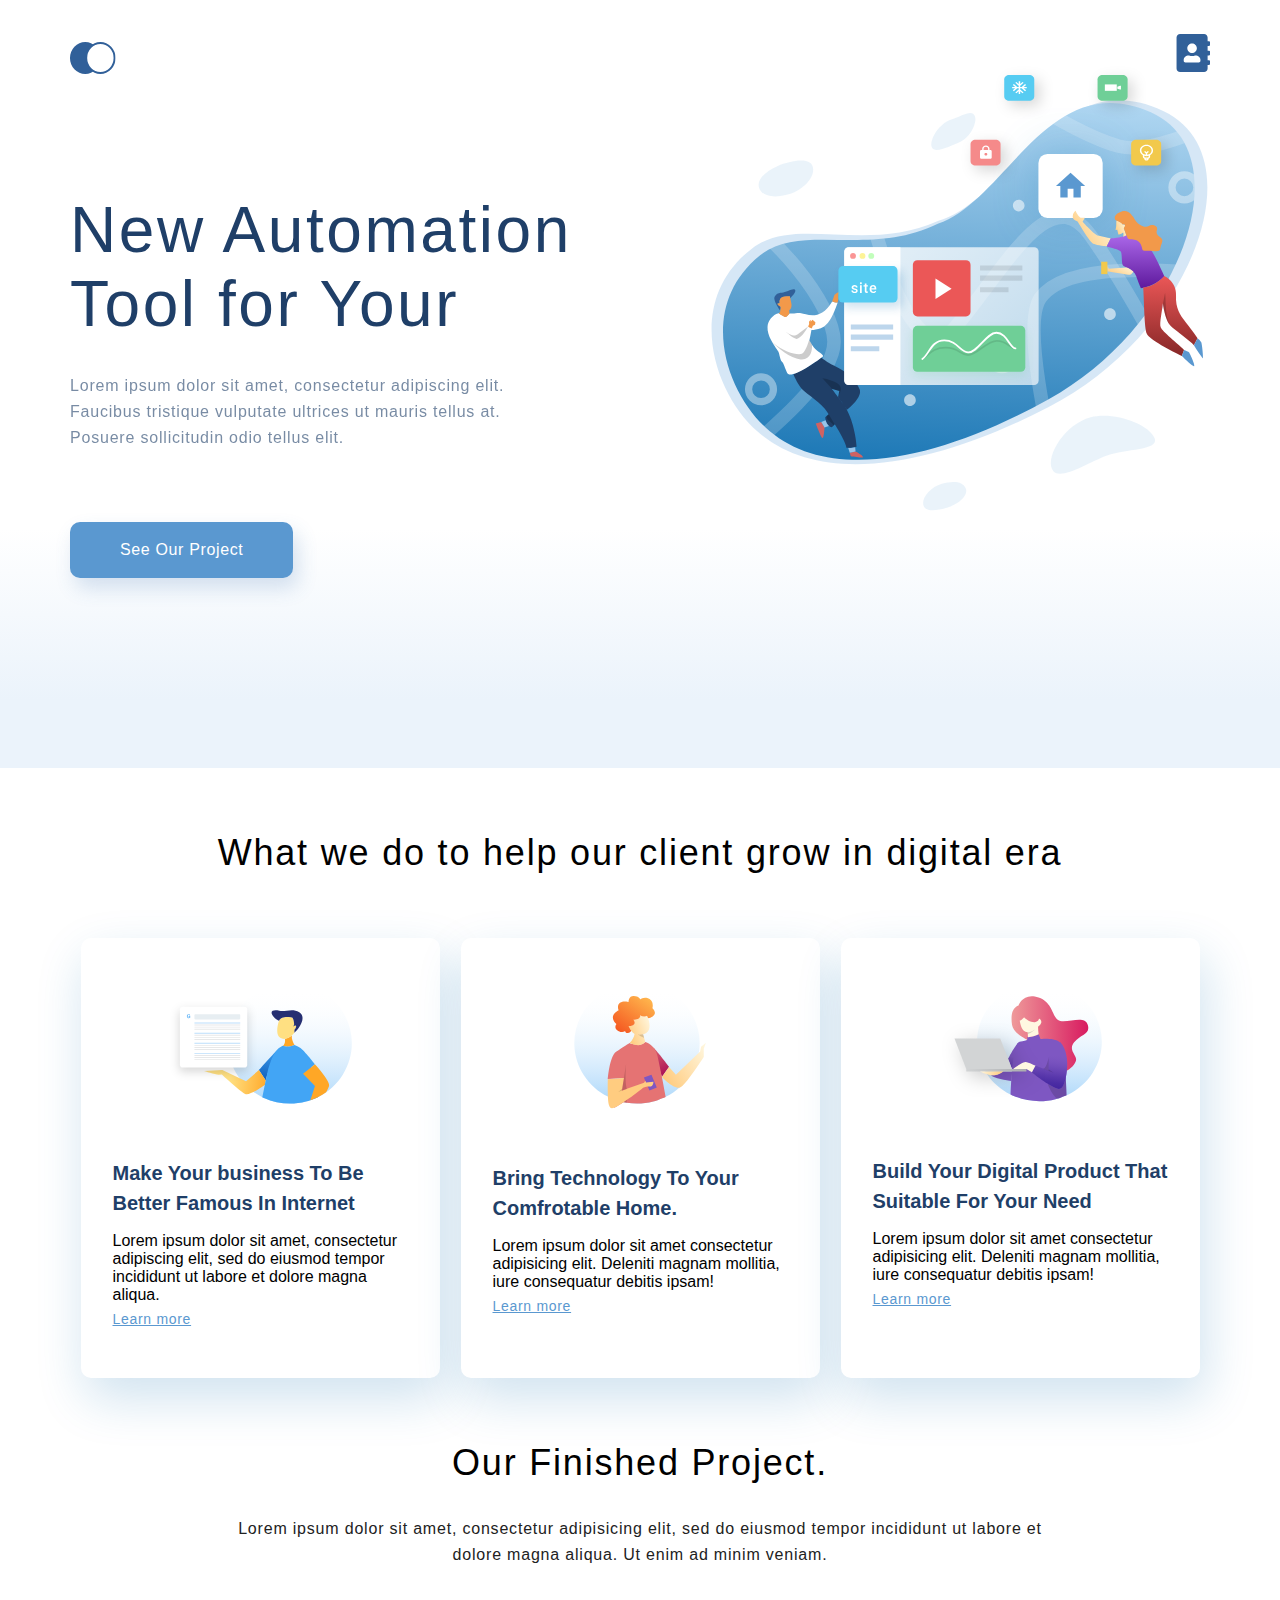
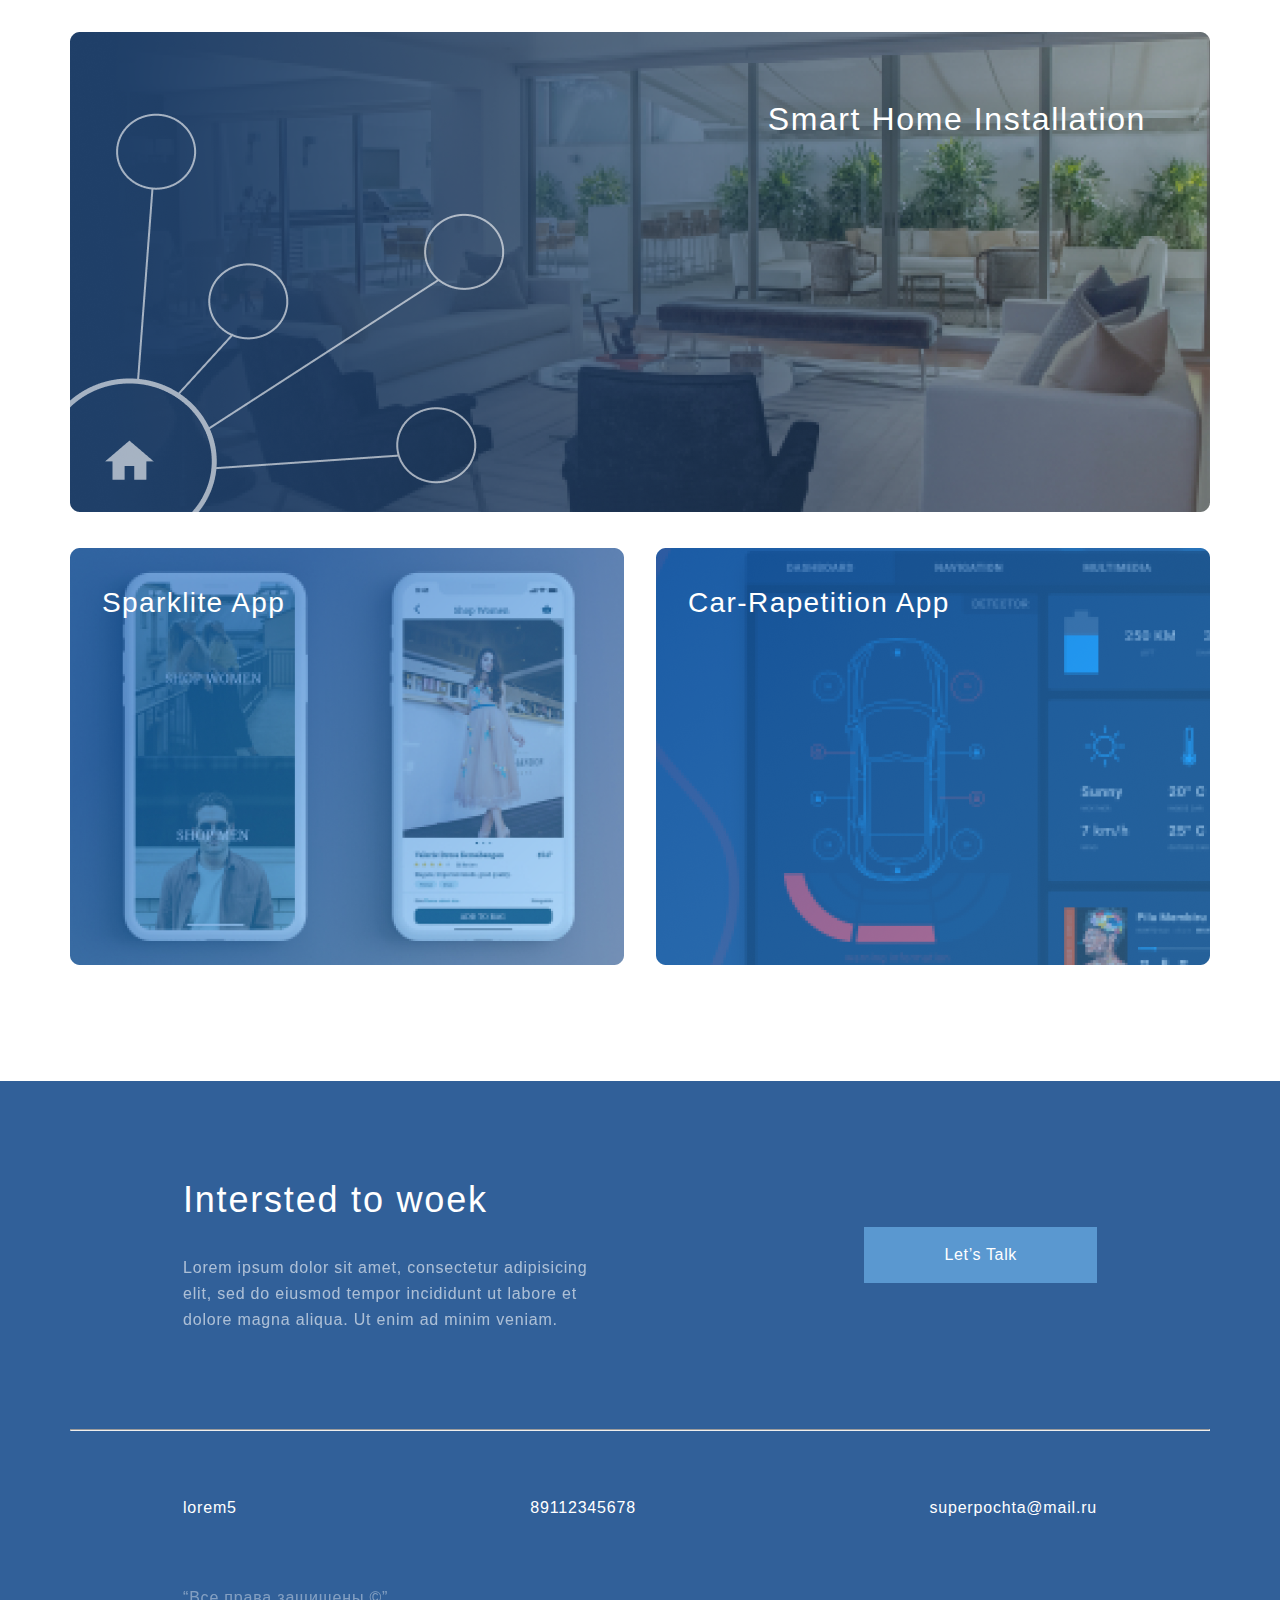
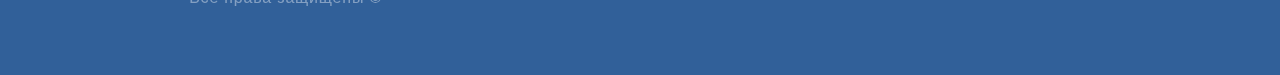
<file: index.html>
<!DOCTYPE html>
<html lang="en">

<head>
    <meta charset="UTF-8">
    <meta http-equiv="X-UA-Compatible" content="IE=edge">
    <meta name="viewport" content="width=device-width, initial-scale=1.0">
    <title>Document</title>
    <link rel="stylesheet" href="style.css">
</head>

<body>
    <div class="top">
        <div class="top__content container">
            <div class="menu">
                <a href="contacts.html"><img src="img/contact.svg" alt=""></a>
                <a href="index.html"><img src="img/logo.svg" alt=""></a>
            </div>
            <div class="top__info">
                <h1 class="zagalovok">New Automation
                    Tool for Your </h1>
                <p class="top_p">Lorem ipsum dolor sit amet, consectetur adipiscing elit. Faucibus tristique vulputate ultrices ut mauris tellus at. Posuere sollicitudin odio tellus elit.</p>
                <a href="#"class="top_button">See Our Project</a>
            </div>
        </div>
    </div>
    
   <div class="what container">
    <h3 class="three">What we do to help our client grow in digital era</h3>
       <div class="what__content">
           <div class="what__card">
               <img class="card_img" src="img/leftcard.svg" alt="">
            <h4 class="four"
            >Make Your business To Be
            Better Famous In Internet</h4>
            <p class="paragraff">Lorem ipsum dolor sit amet, consectetur adipiscing elit, sed do eiusmod tempor incididunt ut labore et dolore magna aliqua. </p>
            <a href="" class="card__link">Learn more</a>
           </div>
           <div class="what__card">
               <img class="card_img" src="img/card.svg" alt="">
            <h4 class="four"
            >Bring Technology To Your 
            Comfrotable Home.</h4>
            <p class="paragraff">Lorem ipsum dolor sit amet consectetur adipisicing elit. Deleniti magnam mollitia, iure consequatur debitis ipsam!</p>
            <a href="" class="card__link">Learn more</a>
           </div>
           <div class="what__card">
               <img class="card_img" src="img/rightcard.svg" alt="">
            <h4 class="four"
            >Build Your Digital Product
            That Suitable For Your Need</h4>
            <p class="paragraff">Lorem ipsum dolor sit amet consectetur adipisicing elit. Deleniti magnam mollitia, iure consequatur debitis ipsam!</p>
            <a href="" class="card__link">Learn more</a>
           </div>
       </div>
   </div> 

<div class="text container">
    <h3 class="three">Our Finished Project.</h3>
    <p class="paragraf" >Lorem ipsum dolor sit amet, consectetur adipisicing elit, sed do eiusmod tempor incididunt ut labore et dolore magna aliqua. Ut enim ad minim veniam.</p>
    <div class="text__img"><img class="img_project" src="img/top_text.png" alt="">
    <p class="text__text">
        Smart Home Installation
    </p>
    </div> 
    <div class="text_imgbot"><div class="imgbot_right"><img class="img_project" src="img/left_text.png" alt="">
    <p class="imgbot_left_text">Sparklite App</p>
    </div><div class="imgbot_left"><img class="img_project" src="img/right_text.png" alt="">
    <p class="imgbot_right_text">Car-Rapetition App</p>
    </div></div>
</div>

<div class="footer">
   <div class="container footers">
    <div class="footer_up">
        <div class="footer_up_text">
            <h3 class="footupzag">Intersted to woek</h3>
            <p class="footp">Lorem ipsum dolor sit amet, consectetur adipisicing elit, sed do eiusmod tempor incididunt ut labore et dolore magna aliqua. Ut enim ad minim veniam.</p>
        </div>
        <a href="" class="talkbtn">Let’s Talk</a>
        
    </div>
    <hr>
    <div class="footer_bot">
        <ul class="libot">
            <li>lorem5</li>
            <li>89112345678</li>
            <li>superpochta@mail.ru</li>
        </ul>
        <div class="footer_bot_reservd">
            <p>“Все права защищены &copy”</p>
        </div>
    </div>
   </div>
</div>



</body>
</html>
</file>
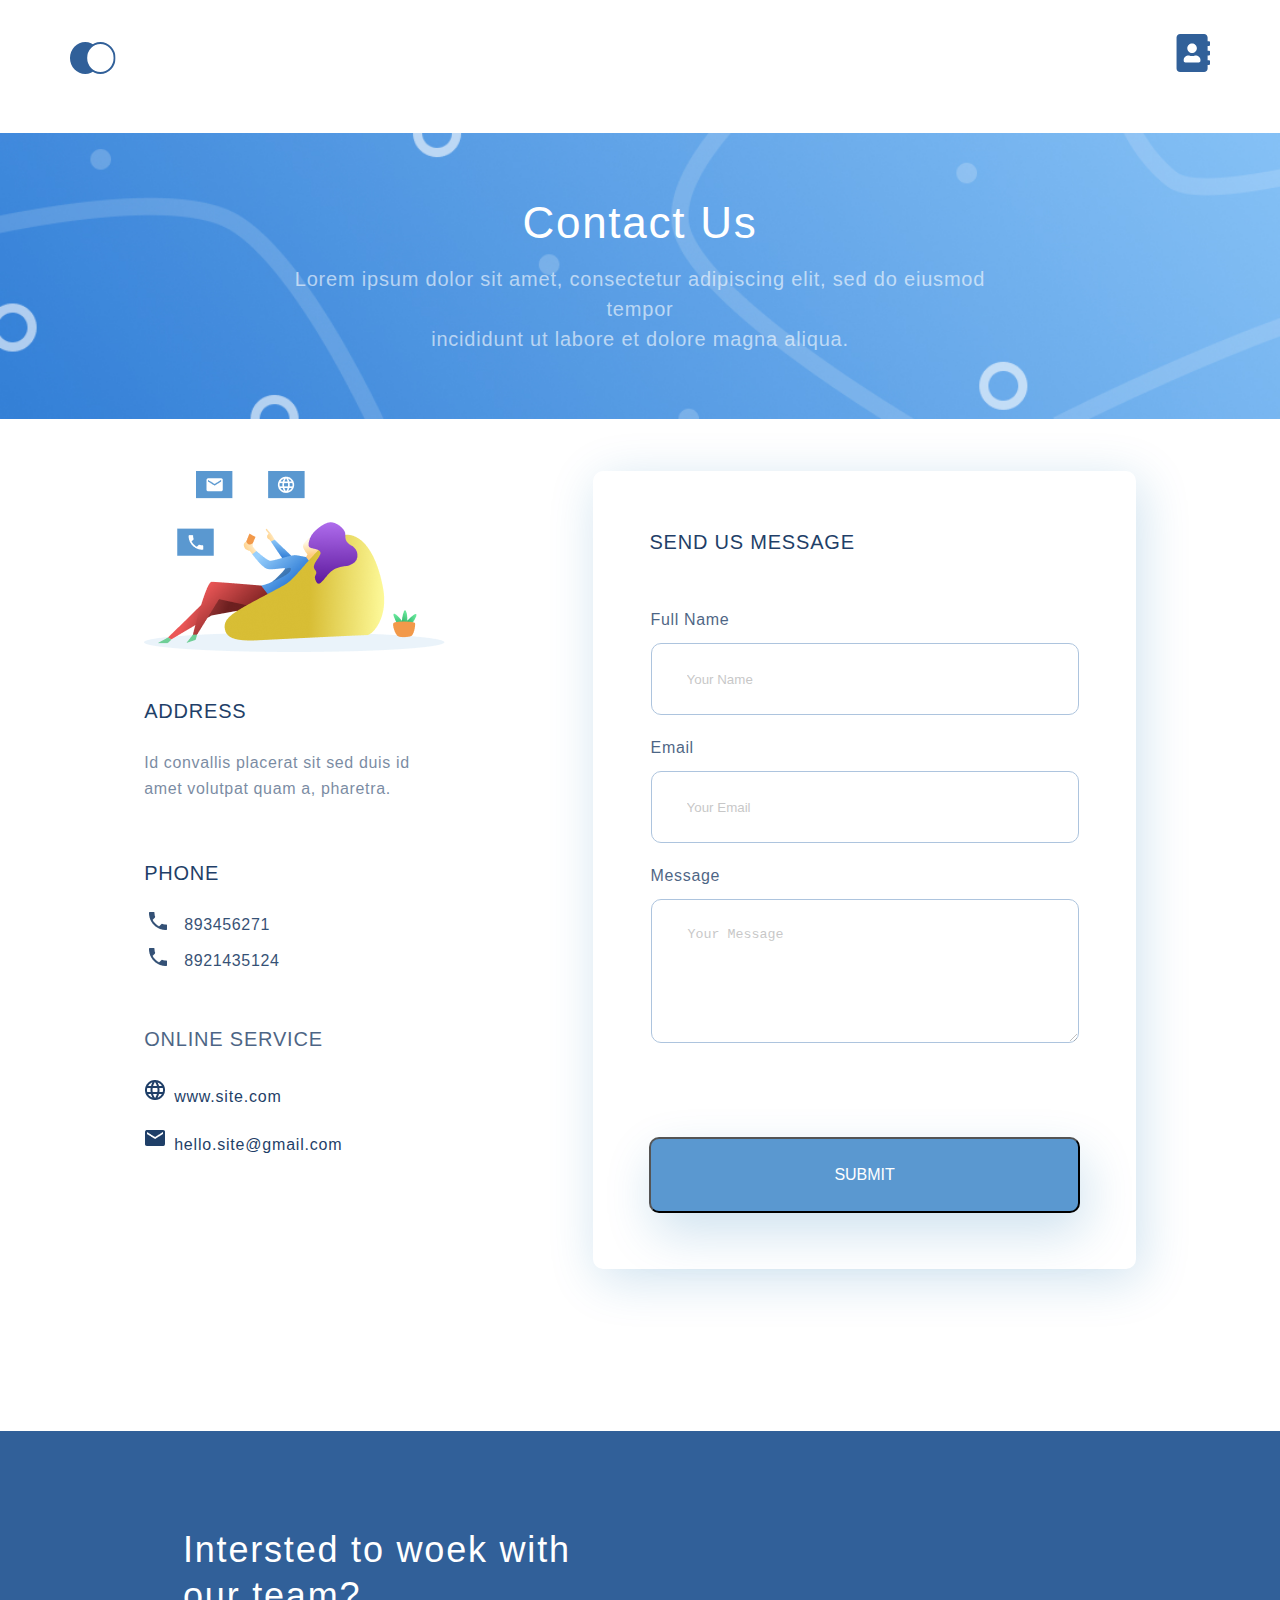
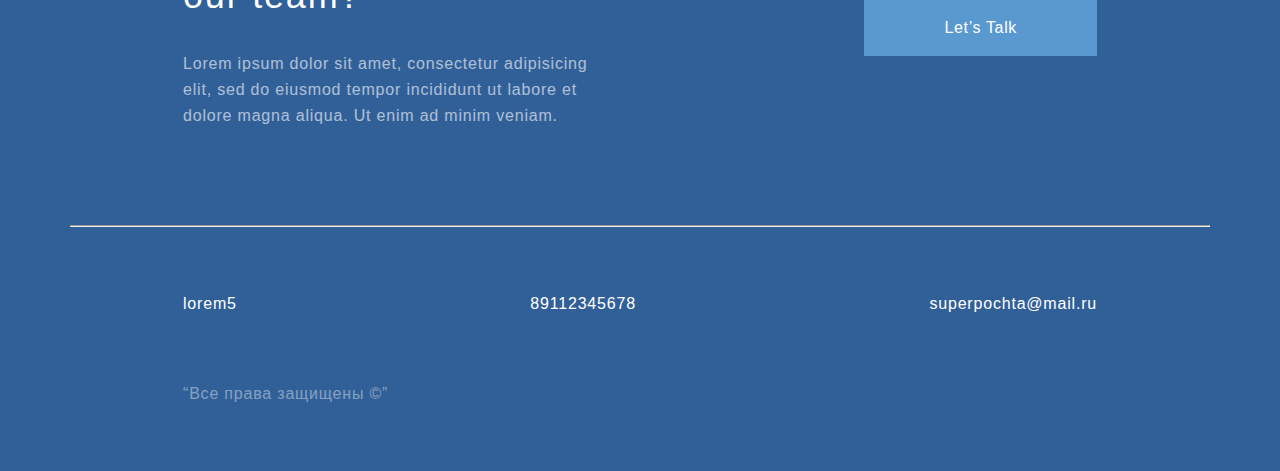
<file: contacts.html>
<!DOCTYPE html>
<html lang="en">
<head>
    <meta charset="UTF-8">
    <meta http-equiv="X-UA-Compatible" content="IE=edge">
    <meta name="viewport" content="width=device-width, initial-scale=1.0">
    <title>Document</title>
    <link rel="stylesheet" href="style.css">
</head>
<body>
   <div class="container">
    <div class="contactss">
        <div class="menu">
            <a href="contacts.html"><img src="img/contact.svg" alt=""></a>
            <a href="index.html"><img src="img/logo.svg" alt=""></a>
        </div> 
    </div></div>
     <div class="contacts_text">
        <h2 class="contacts">Contact Us</h2>
        <p class="paragraf_cont">Lorem ipsum dolor sit amet, consectetur adipiscing elit, sed do eiusmod tempor <br> incididunt ut labore et dolore magna aliqua. </p>
    </div>
       
    
   <div class="container">
    <div class="adress">
        <div class="adress_left">
         <img src="img/contact_leftimg.png" alt="" >
        <div class="adress_top_txt">
            <h4 class="four_cont">ADDRESS</h4>
            <p class="paragraf_cont_top">Id convallis placerat sit sed duis id <br> amet volutpat quam a, pharetra.</p>
        </div>
        <div class="phone_cont">
            <h4 class="four_phone">PHONE</h4>
            <ol class="phone_ol">
                <li class="phone_li">893456271</li>
                <li class="phone_li">8921435124</li>
            </ol>
        </div>
         <div class="online_serv">
            <h4 class="four_serv_h4">ONLINE SERVICE</h4>
            <ul class="four_serv">
                <li class="li_serv"><a href="">www.site.com</a></li>
                <li class="li_serv1"><a href="">hello.site@gmail.com</a></li>
            </ul>
         </div>
         
        </div>
        <div class="adress_right">
            
         <form class="form_adress" action="">
            <h4 class="four_adress"> SEND US MESSAGE</h4>
             <div class="fullname">
                <div class="p">Full Name</div> <input class="inputs" type="text" name="" id="" placeholder="Your Name">
             </div> <br>
         <div class="email">
            <div class="p">Email</div> <input class="inputs" type="email" placeholder="Your Email">
         </div> <br>
         <div class="message">
           <div class="p"> Message</div> <textarea class="inputs masssage_g" name="" id="" cols="30" rows="5" placeholder="Your Message"></textarea>
         </div> <br>
     <button class="submits" type="submit">Submit</button>
    
         </form>
        </div>
    </div>
   </div>
    
    <div class="container for_map">
        <div class="map">
            <script type="text/javascript" charset="utf-8" async src="https://api-maps.yandex.ru/services/constructor/1.0/js/?um=constructor%3A05b37a5f209fefd667795b0898e2c6f23f3dadffafde616ec54477cbbd43b4a9&amp;width=100%25&amp;height=409&amp;lang=ru_RU&amp;scroll=true"></script>
        </div>
    </div>


    <div class="footer contfooter">
        <div class="container footers">
         <div class="footer_up">
             <div class="footer_up_text">
                 <h3 class="footupzag">Intersted to woek
                     with our team?</h3>
                 <p class="footp">Lorem ipsum dolor sit amet, consectetur adipisicing elit, sed do eiusmod tempor incididunt ut labore et dolore magna aliqua. Ut enim ad minim veniam.</p>
             </div>
             <a href="" class="talkbtn">Let’s Talk</a>
             
         </div>
         <hr>
         <div class="footer_bot">
             <ul class="libot">
                 <li>lorem5</li>
                 <li>89112345678</li>
                 <li>superpochta@mail.ru</li>
             </ul>
             <div class="footer_bot_reservd">
                 <p>“Все права защищены &copy”</p>
             </div>
         </div>
        </div>
     </div>
   
</body>
</html>
</file>
<file: style.css>
* {
    margin: 0;
    padding: 0;
}

body {
    font-family: sans-serif;
}

.container {
    max-width: 1140px;
    margin: 0 auto;
}

.top {
    min-height: 768px;
    background: linear-gradient(0deg, #EBF3FB 8.84%, rgba(152, 195, 232, 0) 31.12%);
}

.top__info {
    padding-top: 107px;
    flex-grow: 1;
}

.top__content {
    display: flex;
    flex-direction: column;
    height: 100%;
    background-image: url(img/illustration.svg);
    background-repeat: no-repeat;
    background-position: right center;
    background-size: 44%;
}

.paragraf {
    font-size: 16px;
    line-height: 26px;
    font-weight: 400;
    text-align: center;
    letter-spacing: 0.05em;
    color: #222222;
    width: 75%;
    margin: 0 auto;
    margin-top: 32px;
    margin-bottom: 64px;

}

.top_button {
    font-size: 16px;
    line-height: 26px;
    text-align: center;
    letter-spacing: 0.04em;
    color: #FFFFFF;
    background: #5A98D0;
    box-shadow: 5px 10px 20px rgba(53, 110, 173, 0.2);
    border-radius: 10px;
    padding: 15px 50px;
    display: inline-block;
    margin-top: 71px;
    text-decoration: none;
}

.img_project {
    width: 100%;
}

.imgbot_left {
    position: relative;
}

.imgbot_right_text {
    font-weight: 400;
    font-size: 28px;
    line-height: 46px;
    letter-spacing: 0.05em;
    color: #FFFFFF;
    top: 32px;
    left: 32px;
    position: absolute;


}

.top_p {
    width: 437px;
    font-weight: 400;
    font-size: 16px;
    line-height: 26px;
    letter-spacing: 0.05em;
    color: #1F3F68;
    opacity: 0.6;
}

.text__text {
    font-weight: 400;
    font-size: 32px;
    line-height: 46px;
    letter-spacing: 0.05em;
    color: #FFFFFF;
    position: absolute;
    top: 64px;
    right: 64px;
}



.text_imgbot {
    display: flex;
    justify-content: space-between;
    margin-top: 32px;
    position: relative;


}

.imgbot_left_text {
    font-weight: 400;
    font-size: 28px;
    line-height: 46px;
    letter-spacing: 0.05em;
    color: #FFFFFF;
    position: absolute;
    top: 32px;
    left: 32px;
}

.text__img {
    position: relative;

}


.zagalovok {

    font-size: 64px;
    color: #1F3F68;
    margin-bottom: 32px;
}

.contacts {
    font-weight: 500;
    font-size: 44px;
    text-align: center;
    letter-spacing: 0.04em;
    color: #FFFFFF;
}

.three {
    font-size: 36px;
    text-align: center;
    font-weight: 300;
    letter-spacing: 0.05em;
    color: #000000;
}

.four {
    font-size: 20px;
    line-height: 30px;
    color: #1F3F68;
    margin-bottom: 14px;
}

.inputs {
    border: 1px solid #356EAD;
    box-sizing: border-box;
    border-radius: 10px;
    opacity: 0.4;
}

.submits {
    background: #5A98D0;
    box-shadow: 5px 20px 50px rgba(16, 112, 177, 0.2);
    border-radius: 10px;
    font-weight: 500;
    font-size: 16px;
    line-height: 26px;
    text-align: center;
    color: #FFFFFF;
    text-transform: uppercase;
    padding: 23px 183px;
    margin-top: 72px;
    margin-bottom: 56px;
}

.submits:hover {
    cursor: pointer;
    background: #256eb8;

}

.menu {
    display: flex;
    justify-content: space-between;
    flex-direction: row-reverse;
    padding-top: 34px;
}

.zagalovok {
    width: 510px;
    color: #1F3F68;
    font-weight: 300;
    line-height: 74px;
    letter-spacing: 0.04em;
}



.what__card {
    width: 359px;
    padding: 44px 32px;
    box-sizing: border-box;
    background: #FFFFFF;
    box-shadow: 5px 20px 50px rgba(16, 112, 177, 0.2);
    border-radius: 10px;
    display: flex;
    flex-direction: column;
}

.card__link {
    font-weight: 400;
    font-size: 14px;
    line-height: 30px;
    letter-spacing: 0.05em;
    color: #5A98D0;
}

.card_img {
    align-self: center;
    margin-bottom: 54px;
}

.what__content {
    display: flex;
    justify-content: space-around;
    padding-top: 64px;
    padding-bottom: 64px;
}

.what {
    padding-top: 64px;
}

.libot {
    display: flex;
    list-style-type: none;
    justify-content: space-between;
}

.adress {
    display: flex;
    justify-content: space-around;

}

.contactss_menu {
    display: flex;
    justify-content: space-around;
    flex-direction: row-reverse;
}

.footer {

    background: #316099;
    margin-top: 112px;
}

.talkbtn {
    font-weight: 400;
    font-size: 16px;
    line-height: 26px;
    text-align: center;
    letter-spacing: 0.04em;
    color: #FFFFFF;
    background: #5A98D0;
    text-decoration: none;
    padding: 15px 80px;
    align-self: center;
}


.footer_up_text h3 {
    font-weight: 400;
    font-size: 36px;
    line-height: 46px;
    letter-spacing: 0.05em;
    color: #FFFFFF;
    margin-bottom: 32px;
}

.footer_up {
    padding: 96px 113px;
    display: flex;
    justify-content: space-between;
}

.footer_up_text {
    max-width: 435.77px;
}

.adress_top_txt {
    margin-bottom: 56px;
    margin-top: 40px;
    display: flex;
    flex-direction: column;
}

.four_cont {
    font-weight: 500;
    font-size: 20px;
    line-height: 30px;
    letter-spacing: 0.04em;
    color: #1F3F68;
    padding-bottom: 24px;
}

.paragraf_cont_top {
    font-weight: 300;
    font-size: 16px;
    line-height: 26px;
    letter-spacing: 0.04em;
    color: #1F3F68;
    opacity: 0.6;
}

.paragraf_cont {
    font-weight: 400;
    font-size: 20px;
    line-height: 30px;
    text-align: center;
    letter-spacing: 0.04em;
    color: rgba(255, 255, 255, 0.6);
    margin-top: 16px;
}

.contacts_text {
    background-image: url(img/bgconttop.jpg);
    background-repeat: no-repeat;
    background-size: cover;
    padding: 65px 293px;
    margin-top: 47px;
    margin-bottom: 52px;
}

.four_phone {
    font-weight: 500;
    font-size: 20px;
    line-height: 30px;
    letter-spacing: 0.04em;
    color: #1F3F68;
    padding-bottom: 24px;
}

.phone_cont {
    margin-bottom: 40px;
}

.phone_ol {
    padding-left: 30px;
    list-style-image: url(img/phoneimg.png)
}

.four_serv {
    padding-bottom: 24px;
    font-weight: 400;
    font-size: 16px;
    line-height: 26px;
    letter-spacing: 0.05em;
    color: #1F3F68;
    padding-left: 30px;


}

.four_serv_h4 {
    font-weight: 500;
    font-size: 20px;
    line-height: 30px;
    letter-spacing: 0.04em;
    color: #1F3F68;
    padding-bottom: 24px;
    opacity: 0.8;
}

.four_serv a {
    text-decoration: none;
    font-weight: 400;
    font-size: 16px;
    line-height: 26px;
    letter-spacing: 0.05em;
    color: #1F3F68;
}

.map {
    width: 87%;
    margin: 0 auto;
    padding-top: 50px;

}



.li_serv {
    padding-bottom: 16px;
    list-style-image: url(img/contactwordimg.png);



}

.li_serv1 {
    list-style-image: url(img/email_cont.png);

}

.form_adress {
    display: flex;
    flex-direction: column;
    align-items: center;

}

.inputs {
    width: 428px;
    height: 72px;
    opacity: 0.4;
    border: 1px solid #356EAD;
    border-radius: 10px;
    padding-left: 35px;

}

.p {
    padding-bottom: 8px;
    font-weight: 400;
    font-size: 16px;
    line-height: 30px;
    letter-spacing: 0.04em;
    color: #1F3F68;
    opacity: 0.8;
}

.four_adress {
    font-weight: 500;
    font-size: 20px;
    line-height: 30px;
    letter-spacing: 0.04em;
    color: #1F3F68;
    align-self: baseline;
    margin-top: 56px;
    margin-bottom: 48px;

}

.masssage_g {
    padding: 20px 36px;
    line-height: 30px;
    height: 144px;
}

.form_adress {
    background: #FFFFFF;
    box-shadow: 5px 10px 50px rgba(16, 112, 177, 0.2);
    border-radius: 10px;
    max-width: 540px;
    padding-right: 56px;
    padding-left: 56px;
}

.phone_li {
    padding-bottom: 10px;
    padding-left: 10px;
    font-weight: 300;
    font-size: 16px;
    line-height: 26px;
    letter-spacing: 0.04em;
    color: #1F3F68;
    opacity: 0.9;
}

.footer_up_text p {
    font-weight: 400;
    font-size: 16px;
    line-height: 26px;
    letter-spacing: 0.05em;
    color: #FFFFFF;
    opacity: 0.6;
}

.libot li {
    font-weight: 400;
    font-size: 16px;
    line-height: 26px;
    letter-spacing: 0.05em;
    color: #FFFFFF;
}

.footer_bot_reservd {
    font-weight: 400;
    font-size: 16px;
    line-height: 26px;
    letter-spacing: 0.05em;
    color: #FFFFFF;
    opacity: 0.4;
}

.footer_bot {
    padding-top: 64px;
    padding-bottom: 64px;
    padding-right: 113px;
    padding-left: 113px;
}

.footer_bot_reservd {
    padding-top: 64px;
}

@media (max-width: 1024px) {
    .container {
        margin-left: 32px;
        margin-right: 32px;
    }

    .adress {
        flex-direction: column;
        align-items: center
    }

    .map {
        width: 100%;
    }

    .for_map {
        margin-right: 0;
        margin-left: 0;
    }

    .contfooter {
        margin-top: 64px;
    }


    .top__content {
        background-size: 40%;
        background-position: right 335px;
    }

    .what__content {
        flex-direction: column;
        align-items: center;
    }

    .what__card {
        margin-bottom: 32px;
    }

    .talkbtn {
        font-weight: 400;
        font-size: 16px;
        line-height: 8px;
        text-align: center;
        letter-spacing: 0.04em;
        padding-top: 10px;
        padding-right: 24px;
        padding-left: 24px;
        min-width: 130px;
    }

    .libot {
        display: flex;
        flex-direction: column;
    }

    .libot li {
        margin-bottom: 30px;
    }
}

@media(max-width: 667px) {
    .zagalovok {
        font-weight: 300;
        font-size: 32px;
        line-height: 38px;
        margin-bottom: 12px;
        width: 100%;
        text-align: center;

    }

    .fullname,
    .email,
    .message {
        width: 80%;
    }

    .submits {
        width: 80%;
        font-weight: 500;
        font-size: 16px;
        line-height: 26px;
        text-align: center;
        letter-spacing: 0.04em;
        padding: 12px 0px;
        margin-top: 46px;
    }

    .contacts {
        font-weight: 500;
        font-size: 24px;
        line-height: 28px;
        text-align: center;
        letter-spacing: 0.04em;
        padding-top: 47px;
        padding-bottom: 42px
    }

    .contacts_text {
        padding: 0;
    }

    .paragraf_cont {
        font-weight: 400;
        font-size: 16px;
        line-height: 30px;
        text-align: center;
        padding-bottom: 64px;
    }

    .adress_right {
        margin: 0;
        width: 100%;
        padding: 0;
    }

    .four_adress {
        font-weight: 500;
        font-size: 16px;
        line-height: 30px;
        letter-spacing: 0.04em;
    }

    .form_adress {
        flex-direction: column;
        align-items: center;
        padding: 0;
    }



    .inputs {
        width: 100%;
    }

    .menu {
        padding-top: 24px;
    }

    .top__content {
        background-image: none;

    }

    .top {
        min-height: 376px;
    }

    .top_p {
        width: 100%;
        text-align: center;
    }

    .top__info {
        width: 100%;
        text-align: center;
        padding-top: 28px;
    }

    .top_button {
        margin-top: 32px;
        font-weight: 400;
        font-size: 12px;
        line-height: 26px;
        background: #5A98D0;
        box-shadow: 5px 10px 20px rgba(53, 110, 173, 0.2);
        border-radius: 10px;
        padding: 0 8px;
    }

    .three {
        font-weight: 300;
        font-size: 24px;
        line-height: 28px;
    }

    .what {
        padding-top: 48px;
    }

    .what__content {
        padding-top: 32px;

    }

    .what__card {
        width: 100%;
    }

    .paragraf {
        width: 100%;
    }

    .text__text {
        font-weight: 400;
        font-size: 16px;
        line-height: 19px;
        top: 16px;
        right: 16px;
    }

    .text_imgbot {
        flex-direction: column;
        margin-top: 16px;
    }

    .imgbot_left_text {
        font-weight: 400;
        font-size: 16px;
        line-height: 19px;
        top: 28px;
        left: 16px;

    }

    .imgbot_right_text {
        font-weight: 400;
        font-size: 16px;
        line-height: 19px;
        top: 28px;
        left: 16px;

    }

    .imgbot_right {
        margin-bottom: 16px;
    }

    .footer_up {
        flex-direction: column;
        align-items: center;
        padding: 45px 2px;
    }

    .footupzag {
        font-weight: 400;
        font-size: 24px;
        line-height: 28px;
        text-align: center;

    }

    .footp {
        font-weight: 400;
        font-size: 16px;
        line-height: 26px;
        text-align: center;
        letter-spacing: 0.05em;
        opacity: 0.6;

    }

    .footer_bot {
        padding: 0;
        text-align: center;
        padding-top: 10px;
    }
}
</file>
